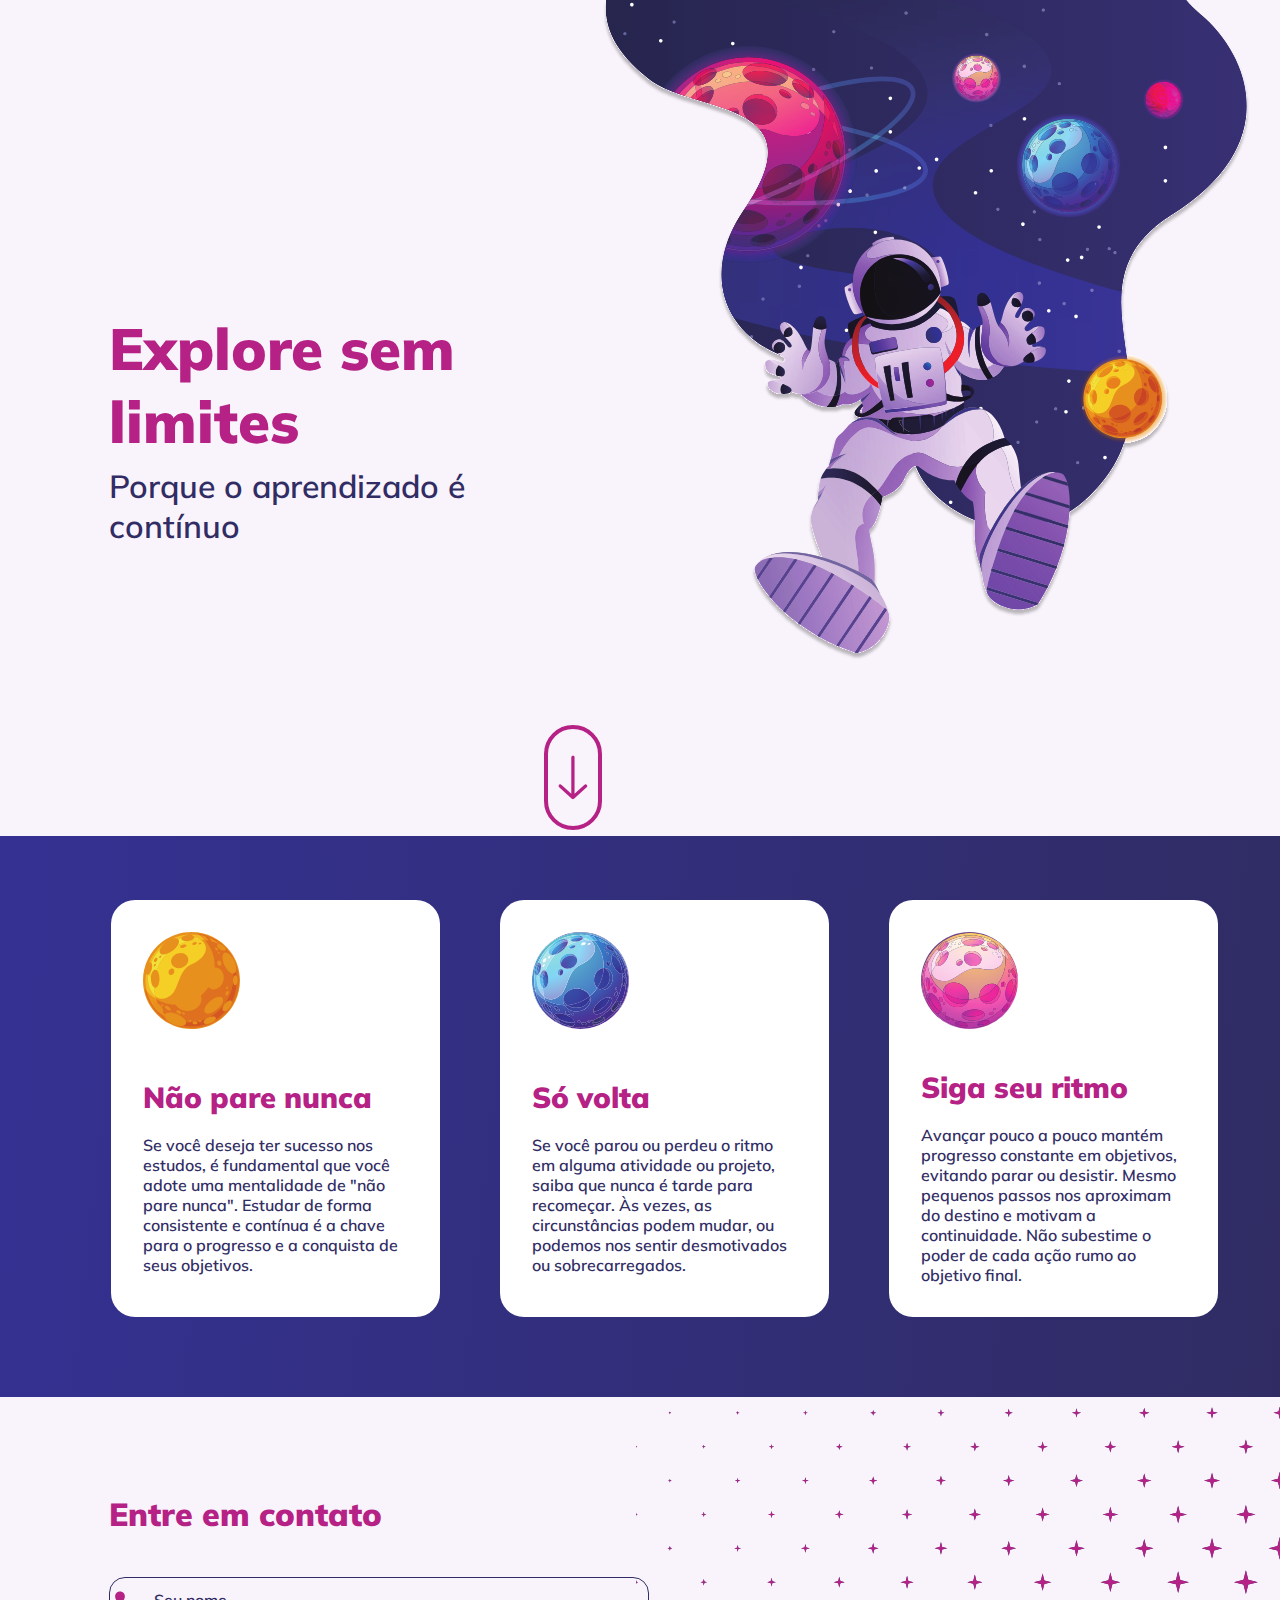
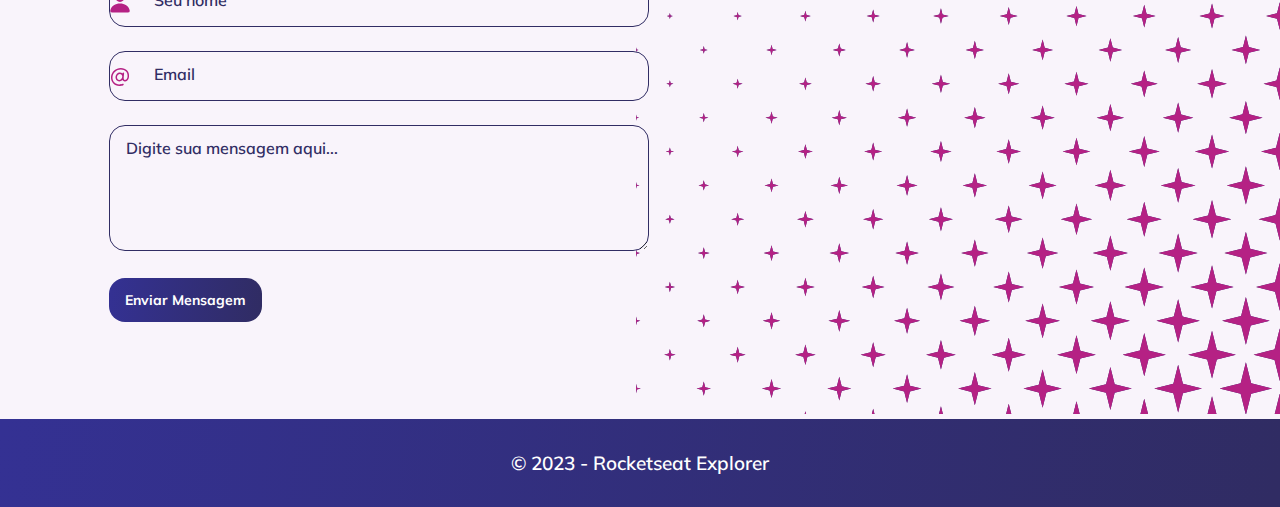
<file: intensivao1a4/index.html>
<!DOCTYPE html>
<html lang="en">
  <head>
    <link rel="preconnect" href="https://fonts.googleapis.com" />
    <link rel="preconnect" href="https://fonts.gstatic.com" crossorigin />
    <meta charset="UTF-8" />
    <meta http-equiv="X-UA-Compatible" content="IE=edge" />
    <meta name="viewport" content="width=device-width, initial-scale=1.0" />
    <title>Explore sem limites</title>
    <link
      href="https://fonts.googleapis.com/css2?family=Mulish:wght@600;700;900&display=swap"
      rel="stylesheet"
    />
    <link rel="stylesheet" href="./styles.css" />
  </head>
  <body>
    <section id="hero">
      <div class="astronaut">
        <img src="./images/astronaut.svg" alt="" />
      </div>
      <div class="hero-cta">
        <h1>Explore sem limites</h1>
        <p>Porque o aprendizado é contínuo</p>
        <a href="#cards" class="button-down">
          <img src="./images/arrow-down.svg" alt="" />
        </a>
      </div>
    </section>
    <section id="cards">
      <div class="card">
        <img src="./images/yellow-moon.svg" alt="" />
        <div class="card-text">
          <h3>Não pare nunca</h3>
          <p>
            Se você deseja ter sucesso nos estudos, é fundamental que você adote
            uma mentalidade de "não pare nunca". Estudar de forma consistente e
            contínua é a chave para o progresso e a conquista de seus objetivos.
          </p>
        </div>
      </div>
      <div class="card">
        <img src="./images/blue-moon.svg" alt="" />
        <div class="card-text">
          <h3>Só volta</h3>
          <p>
            Se você parou ou perdeu o ritmo em alguma atividade ou projeto,
            saiba que nunca é tarde para recomeçar. Às vezes, as circunstâncias
            podem mudar, ou podemos nos sentir desmotivados ou sobrecarregados.
          </p>
        </div>
      </div>
      <div class="card">
        <img src="./images/pink-moon.svg" alt="" />
        <div class="card-text">
          <h3>Siga seu ritmo</h3>
          <p>
            Avançar pouco a pouco mantém progresso constante em objetivos,
            evitando parar ou desistir. Mesmo pequenos passos nos aproximam do
            destino e motivam a continuidade. Não subestime o poder de cada ação
            rumo ao objetivo final.
          </p>
        </div>
      </div>
    </section>
    <section id="contact">
      <form>
        <h2>Entre em contato</h2>
        <fieldset>
          <div class="input-wrapper">
            <input id="name" type="text" placeholder="Seu nome" />
          </div>
          <div class="input-wrapper">
            <input id="email" type="email" placeholder="Email" />
          </div>
          <div class="input-wrapper">
            <textarea placeholder="Digite sua mensagem aqui..."></textarea>
          </div>
        </fieldset>

        <button class="button" type="submit">Enviar Mensagem</button>
      </form>
      <div class="stars">
        <!-- <img src="./images/stars.svg" /> -->
      </div>
    </section>
    <footer>
      <p>&copy; 2023 - Rocketseat Explorer</p>
    </footer>
  </body>
</html>
</file>
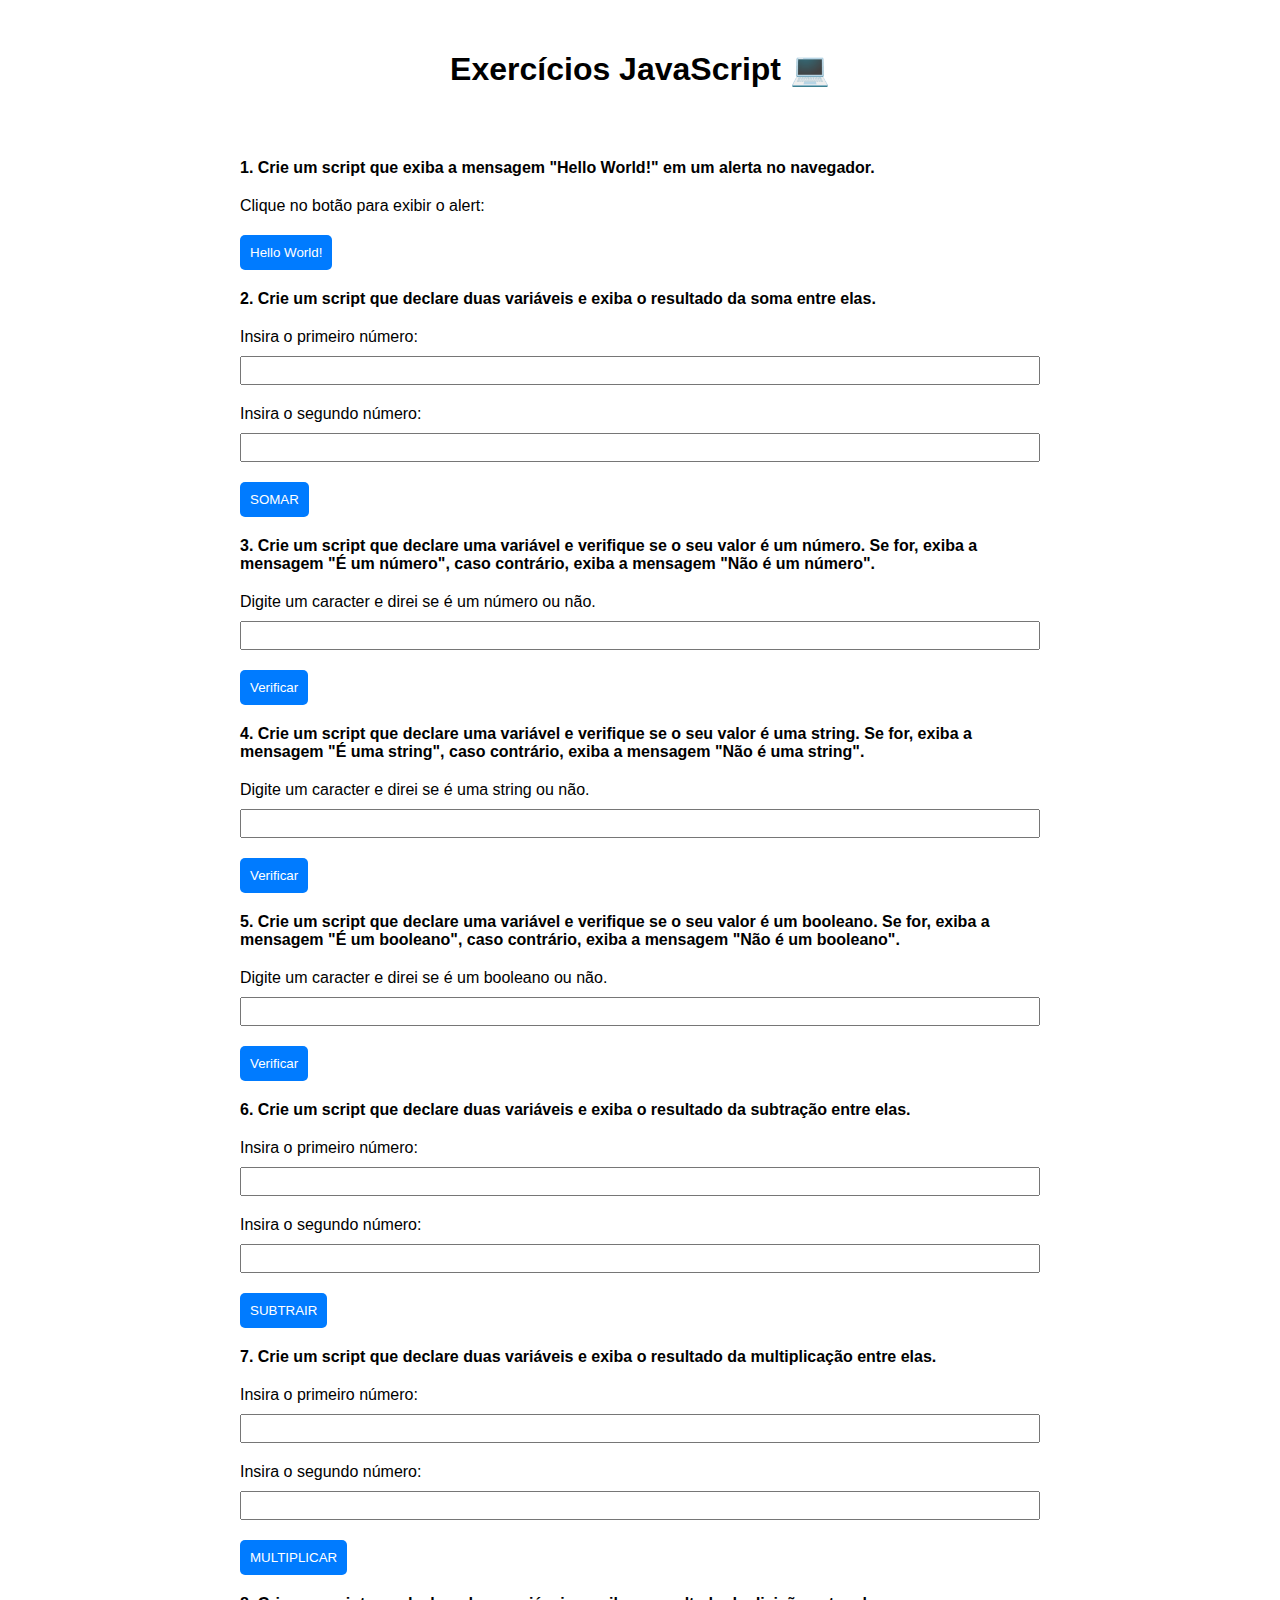
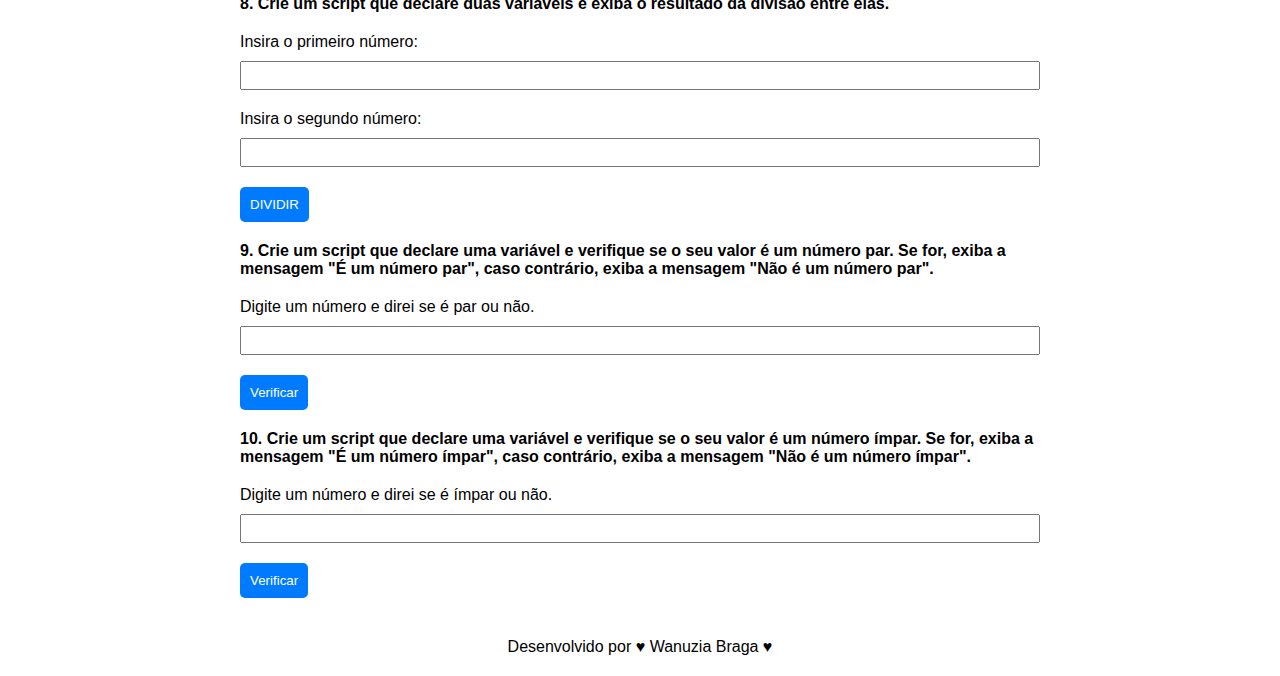
<file: exercicios-javascript/exercicios.html>
<!DOCTYPE html>
<html lang="en">
<head>
  <meta charset="UTF-8">
  <meta http-equiv="X-UA-Compatible" content="IE=edge">
  <meta name="viewport" content="width=device-width, initial-scale=1.0">
  <link rel="stylesheet" href="exercicios.css"
/>
  <title> ❤️ Explorer - Exercícios JavaScript By Wanuzia ❤️</title>
</head>
<body>
  <header>
    <h1>Exercícios JavaScript 💻</h1>
  </header>
  <main>
   <div id="content">
        <section id="exercicios">
          <p class="enunciado">1. Crie um script que exiba a mensagem "Hello World!" em um alerta no navegador.</p>
            <label for="hello">Clique no botão para exibir o alert: </label>
            <button onclick="helloWorld()" id="hello">Hello World!</button>

          <p class="enunciado">2. Crie um script que declare duas variáveis e exiba o resultado da soma entre elas.</p>

          <label for="numero1Soma">Insira o primeiro número:</label>
          <input id="numero1Soma" type="number" required/>
          <label for="numero2Soma">Insira o segundo número:</label>
          <input id="numero2Soma" type="number" required />
          <button onclick="somar()">SOMAR</button>
          <p class="result hidden" id="sumResult">Resultado: <b id="resultadoSoma"></b></p>

          <p class="enunciado">3. Crie um script que declare uma variável e verifique se o seu valor é um número. Se for, exiba a mensagem "É um número", caso contrário, exiba a mensagem "Não é um número".</p>
          <label for="isNumber">Digite um caracter e direi se é um número ou não.</label>
          <input id="isNumber" required>
          <button onclick="isNumber()">Verificar</button>
          <p class="result hidden" id="numberResult">Resultado: <b id="resultadoIsNumber"></b></p>

          <p class="enunciado">4. Crie um script que declare uma variável e verifique se o seu valor é uma string. Se for, exiba a mensagem "É uma string", caso contrário, exiba a mensagem "Não é uma string".</p>
          <label for="isString">Digite um caracter e direi se é uma string ou não.</label>
          <input id="isString" required>
          <button onclick="isString()">Verificar</button>
          <p class="result hidden" id="stringResult">Resultado: <b id="resultadoIsString"></b></p>

          <p class="enunciado">5. Crie um script que declare uma variável e verifique se o seu valor é um booleano. Se for, exiba a mensagem "É um booleano", caso contrário, exiba a mensagem "Não é um booleano".</p>
          <label for="isBoolean">Digite um caracter e direi se é um booleano ou não.</label>
          <input id="isBoolean" required>
          <button onclick="isBoolean()">Verificar</button>
          <p class="result hidden" id="boolResult">Resultado: <b id="resultadoIsBoolean"></b></p>

        <p class="enunciado">6. Crie um script que declare duas variáveis e exiba o resultado da subtração entre elas.</p>
        <label for="numero1Subtracao">Insira o primeiro número:</label>
        <input id="numero1Subtracao" type="number" required/>
        <label for="numero2Subtracao">Insira o segundo número:</label>
        <input id="numero2Subtracao" type="number" required />
        <button onclick="subtrair()">SUBTRAIR</button>
        <p class="result hidden" id="subResult">Resultado: <b id="resultadoSubtracao"></b></p>

        <p class="enunciado">7. Crie um script que declare duas variáveis e exiba o resultado da multiplicação entre elas.</p>
        <label for="numero1Multiplicacao">Insira o primeiro número:</label>
        <input id="numero1Multiplicacao" type="number" required/>
        <label for="numero2Multiplicacao">Insira o segundo número:</label>
        <input id="numero2Multiplicacao" type="number" required />
        <button onclick="multiplicar()">MULTIPLICAR</button>
        <p class="result hidden" id="multResult">Resultado: <b id="resultadoMultiplicacao"></b></p>

        <p class="enunciado">8. Crie um script que declare duas variáveis e exiba o resultado da divisão entre elas.</p>
        <label for="numero1Divisao">Insira o primeiro número:</label>
        <input id="numero1Divisao" type="number" required/>
        <label for="numero2Divisao">Insira o segundo número:</label>
        <input id="numero2Divisao" type="number" required />
        <button onclick="dividir()">DIVIDIR</button>
        <p class="result hidden" id="divResult">Resultado: <b id="resultadoDivisao"></b></p>

        <p class="enunciado">9. Crie um script que declare uma variável e verifique se o seu valor é um número par. Se for, exiba a mensagem "É um número par", caso contrário, exiba a mensagem "Não é um número par".</p>
        <label for="isPar">Digite um número e direi se é par ou não.</label>
        <input id="isPar" type="number" required>
        <button onclick="isPar()">Verificar</button>
        <p class="result hidden" id="parResult">Resultado: <b id="resultadoIsPar"></b></p>

        <p class="enunciado">10. Crie um script que declare uma variável e verifique se o seu valor é um número ímpar. Se for, exiba a mensagem "É um número ímpar", caso contrário, exiba a mensagem "Não é um número ímpar".</p>
        <label for="isImpar">Digite um número e direi se é ímpar ou não.</label>
        <input id="isImpar" type="number" required>
        <button onclick="isImpar()">Verificar</button>
        <p class="result hidden" id="imparResult">Resultado: <b id="resultadoIsImpar"></b></p>
        </section>
    </main>
    <footer>
      <p>Desenvolvido por ♥ Wanuzia Braga ♥</p>
    </footer>
  <script src="exercicios.js"></script>
</body>
</html>
</file>
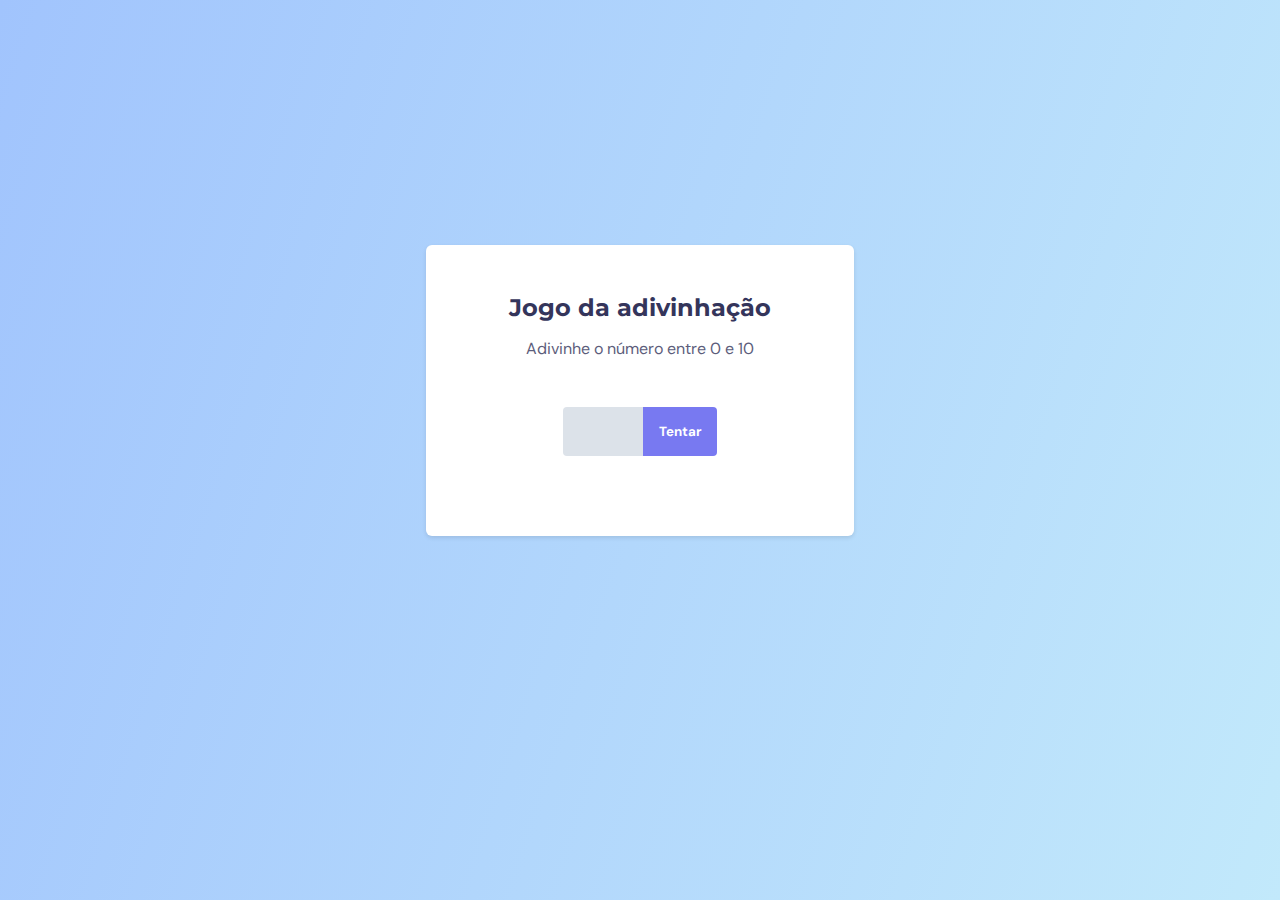
<file: modulo_5/jogo_adivinha.html>
<!DOCTYPE html>
<html lang="pt-br">
<head>
    <meta charset="UTF-8" />
    <meta name="viewport" content="width=device-width, initial-scale=1.0" />
    <link rel="preconnect" href="https://fonts.googleapis.com">
    <link rel="preconnect" href="https://fonts.gstatic.com" crossorigin>
    <title>Jogo adivinhação</title>
    <link rel="stylesheet" href="jogo_adivinha.css" />
    <link href="https://fonts.googleapis.com/css2?family=DM+Sans:opsz,wght@9..40,400;9..40,700&family=Montserrat:ital,wght@1,600&display=swap" rel="stylesheet">
</head>
<body>
    <main>
        <div class="screen-try">
        <h1>Jogo da adivinhação</h1>
        <p>Adivinhe o número entre 0 e 10</p>

        <form>
            <input type="number" id="input-number"/>
            <button id="btn-try">Tentar</button>
        </form>
        <div>
            <p id="input-error" class="input-error"></p>
        </div>
        </div>
        <div class="screen-reset hidden">
            <h2 id="attempts"></h2>
            <button id="btn-reset">Jogar novamente</button>
    </main>
    <script src="jogo_adivinha.js"></script>
</body>
</html>
</file>
<file: intensivao1a4/styles.css>
/* Global Styles */
* {
    margin: 0;
    padding: 0;
    box-sizing: border-box;
    -webkit-font-smoothing: antialiased;
    -moz-osx-font-smoothing: grayscale;
  }
  
  :root {
    font-size: 62.5%;
    --base-font: 'Mulish', sans-serif;
  
    /* Colors */
    --white: #ffffff;
    --light-gray: #f9f4fb;
    --accent-color: #b52184;
    --text-base-color: #312d64;
    --gradient-background: linear-gradient(96.21deg, #343193 0%, #302c63 99.68%);
  }
  
  body {
    background: var(--light-gray);
    font-family: var(--base-font);
  }
  
  img {
    width: 100%;
  }
  
  /* Typography */
  h1 {
    font-size: 3.2rem;
    line-height: 4rem;
    font-weight: 900;
    color: var(--accent-color);
    margin: 1.7rem 0 0.5rem 0;
  }
  
  h2 {
    font-size: 3.2rem;
    line-height: 4rem;
    font-weight: 900;
    color: var(--accent-color);
  }
  
  h3 {
    font-size: 2.9rem;
    line-height: 3.6rem;
    font-weight: 900;
    color: var(--accent-color);
    margin-bottom: 2rem;
  }
  
  p {
    font-size: 1.6rem;
    line-height: 2rem;
    font-weight: 600;
    color: var(--text-base-color);
  }
  
  /* Form */
  button,
  input,
  fieldset,
  textarea {
    border: none;
    background: none;
    font-family: var(--base-font);
  }
  
  /* Hero Section */
  #hero {
    padding: 0 3.4rem 9.3rem 3.2rem;
    width: 100%;
  }
  
  #hero .hero-cta p {
    font-size: 2rem;
    line-height: 2.5rem;
    font-weight: 600;
    color: var(--text-base-color);
    margin-bottom: 3.5rem;
  }
  
  #hero .hero-cta .button-down {
    width: 5.8rem;
    height: 8.5rem;
    border: 4px solid var(--accent-color);
    border-radius: 76rem;
    display: flex;
    align-items: center;
    justify-content: center;
    margin: 0 auto;
    transition: filter 300ms;
  }
  
  #hero .hero-cta .button-down:hover {
    filter: brightness(0.7);
  }
  
  #hero .hero-cta .button-down img {
    width: 3rem;
  }
  
  /* Cards Section */
  #cards {
    width: 100%;
    height: 100%;
    background: var(--gradient-background);
    padding: 5.3rem 3.9rem 5.5rem;
    display: grid;
    gap: 4.9rem;
    justify-content: center;
  }
  
  #cards .card {
    background: var(--white);
    padding: 2.6rem;
    border-radius: 2rem;
  }
  
  #cards .card img {
    width: 8rem;
    margin-bottom: 3.3rem;
  }
  
  #cards .card .card-text {
    width: 26.5rem;
  }
  
  /* Contact Section */
  #contact {
    width: 100%;
    height: 100%;
    padding: 7.8rem 3.9rem 6.5rem;
  }
  
  #contact form h2 {
    margin-bottom: 4.3rem;
  }
  
  #contact form .input-wrapper {
    margin-bottom: 2.4rem;
  }
  
  #contact form input,
  #contact form textarea {
    width: 100%;
    border: 0.15rem solid var(--text-base-color);
    border-radius: 1.6rem;
    padding: 1.2rem 1.6rem 1.6rem;
    color: var(--text-base-color);
    font-weight: 600;
    font-size: 1.6rem;
    background-position: left;
  }
  
  #contact form textarea {
    height: 12.6rem;
  }
  
  #contact form input::placeholder,
  #contact form textarea::placeholder {
    color: var(--text-base-color);
    font-weight: 600;
    font-size: 1.6rem;
  }
  
  #contact form input::placeholder {
    padding-left: 2.8rem;
  }
  
  #contact form button {
    background: var(--gradient-background);
    color: var(--white);
    font-size: 1.4rem;
    font-weight: 700;
    line-height: 2.4rem;
    padding: 1rem 1.6rem;
    border-radius: 1.6rem;
    cursor: pointer;
    transition: filter 200ms;
  }
  
  #contact form button:hover {
    filter: brightness(0.9);
  }
  
  #name {
    background: url(./images/person.svg) no-repeat scroll 1.4rem 1.2rem;
  }
  
  #email {
    background: url(./images/mail.svg) no-repeat scroll 1.4rem 1.2rem;
  }
  
  /* Footer Section */
  footer {
    background: var(--gradient-background);
  
    padding: 3.2rem 1.6rem;
  }
  
  footer p {
    color: var(--white);
    font-size: 1.9rem;
    line-height: 2.4rem;
    font-weight: 600;
    text-align: center;
  }
  
  /* @media */
  @media (min-width: 820px) {
    #cards {
        justify-content: inherit;
    }
    #cards .card {
      display: flex;
      justify-content: space-around;
    }
  }
  
  @media (min-width: 1024px) {
    /* Global Styles */
    h1 {
      font-size: 5.8rem;
      line-height: 7.3rem;
      margin: 0 0 0.8rem;
    }
  
    /* Hero Section */
    #hero {
      display: flex;
      justify-content: space-between;
      padding: 0 2.9rem 10.3rem 10.9rem;
      max-height: 83.6rem;
    }
  
    #hero .hero-cta {
      order: 1; /* Flexbox item property: https://developer.mozilla.org/pt-BR/docs/Learn/CSS/CSS_layout/Flexbox#ordena%C3%A7%C3%A3o_de_elementos_flex */
      margin-top: 31.2rem;
    }
  
    #hero .astronaut {
      order: 2;
    }
  
    #hero .hero-cta p {
      font-size: 3.2rem;
      line-height: 4rem;
      margin-bottom: 17.9rem;
    }
  
    #hero .hero-cta .button-down {
      height: 10.5rem;
      margin: 0;
      justify-self: flex-end;
    }
  
    /* Cards Section */
    #cards {
      grid-template-columns: repeat(3, 1fr);
      gap: 6rem;
      padding: 6.4rem 11.1rem 8rem;
    }
  
    #cards .card {
      display: grid;
      padding: 3.2rem;
      border-radius: 2.4rem;
    }
  
    #cards .card img {
      width: 9.7rem;
      margin-bottom: 4rem;
    }
  
    /* Contact Section */
    #contact {
      display: flex;
      align-items: center;
      gap: 9.2rem;
      padding: 0;
      height: 62.2rem;
      margin: 0 auto;
      background: url(./images/stars.svg);
      background-repeat: no-repeat;
      background-position: right;
    }
  
    #contact form {
      flex: 1;
      margin-left: 10.9rem;
    }
    #contact .stars {
      flex: 1;
    }
  }
</file>
<file: exercicios-javascript/exercicios.css>
body {
    font-family: Arial, sans-serif;
    margin: 0;
    padding: 0;
  }
  
  h1 {
    text-align: center;
    margin-top: 50px;
  }
  
  #content {
    max-width: 800px;
    margin: 0 auto;
    padding: 20px;
  }
  
  #exercicios {
    margin-top: 30px;
  }
  
  p {
    margin: 20px 0;
  }
  
  label {
    display: block;
    margin-top: 20px;
  }
  
  input {
    display: block;
    margin-top: 10px;
    padding: 5px;
    width: 100%;
    box-sizing: border-box;
  }
  
  button {
    display: block;
    margin-top: 20px;
    padding: 10px;
    background-color: #007bff;
    color: #fff;
    border: none;
    border-radius: 5px;
    cursor: pointer;
  }
  
  .result {
    color: green;
    font-weight: bold;
    margin: 20px 0;
  }
  
  .result b {
    color: #007bff;
  }
  
  #resultadoSoma,
  #resultadoSubtracao,
  #resultadoMultiplicacao,
  #resultadoDivisao,
  #resultadoIsNumber,
  #resultadoIsString,
  #resultadoIsBoolean,
  #resultadoIsPar,
  #resultadoIsImpar {
    color: #007bff;
    font-weight: bold;
  }

  footer {
    text-align: center;
  }
  .enunciado {
    font-weight: bold;
  }

  .hidden {
    display: none;
  }
</file>
<file: modulo_5/jogo_adivinha.css>
* {
    box-sizing: border-box;
    margin: 0;
    padding: 0;
}
:root {
    font-size: 62.5%;
}

body {
    background: linear-gradient(288deg, #C2E9FB 0%, #A1C4FD 100%);
    display: grid;
    place-items: center;
    font-size: 1.6rem;
    height: 100vh;
}
body, button, input {
    font-family: 'DM Sans', sans-serif;
}
main {
    align-items: center;
    background: #FFF;
    box-shadow: 0px .2rem .4rem rgba(0, 0, 0, 0.10);
    border-radius: 6px;
    display: flex;
    flex-direction: column;
    gap: 4.8rem;
    margin-top: -12rem;
    padding: 4.8rem 6.4rem 6.4rem;
    text-align: center;
    width: min(42.8rem, 90%);
}
h1 {
    font-family: 'Montserrat', sans-serif;
    font-size: 2.4rem;
    margin-bottom: 1.6rem;
}
h1, p {
    color: #34355B;
}
p {
    opacity: .8;
}
form {
    display: flex;
    align-items: center;
    justify-content: center;
    margin-top: 4.8rem;
}
input, button {
    border: none;
    padding: 1.6rem;
}
input {
    background-color: #DCE2E9;    
    border-radius: .4rem 0 0 .4rem;
    text-align: center;
    width: 8rem;
}
button {
    border-radius: 0 .4rem .4rem 0;
    background-color: #7879F1;
    color: #FFF;
    font-weight: bold;
    cursor: pointer;
    transition: background .3s ease-in-out;
}
button:hover {
    background-color: #4834d4;
}
.hidden {
    display: none;
}
h2 {
 font-size: 2.4rem;
 font-weight: 400;
 margin-bottom: 3.3rem;
}

.screen-reset button {
    border-radius: .4rem;
}
.input-error {
    color: red;
    margin-top: 1.6rem;
}
</file>
